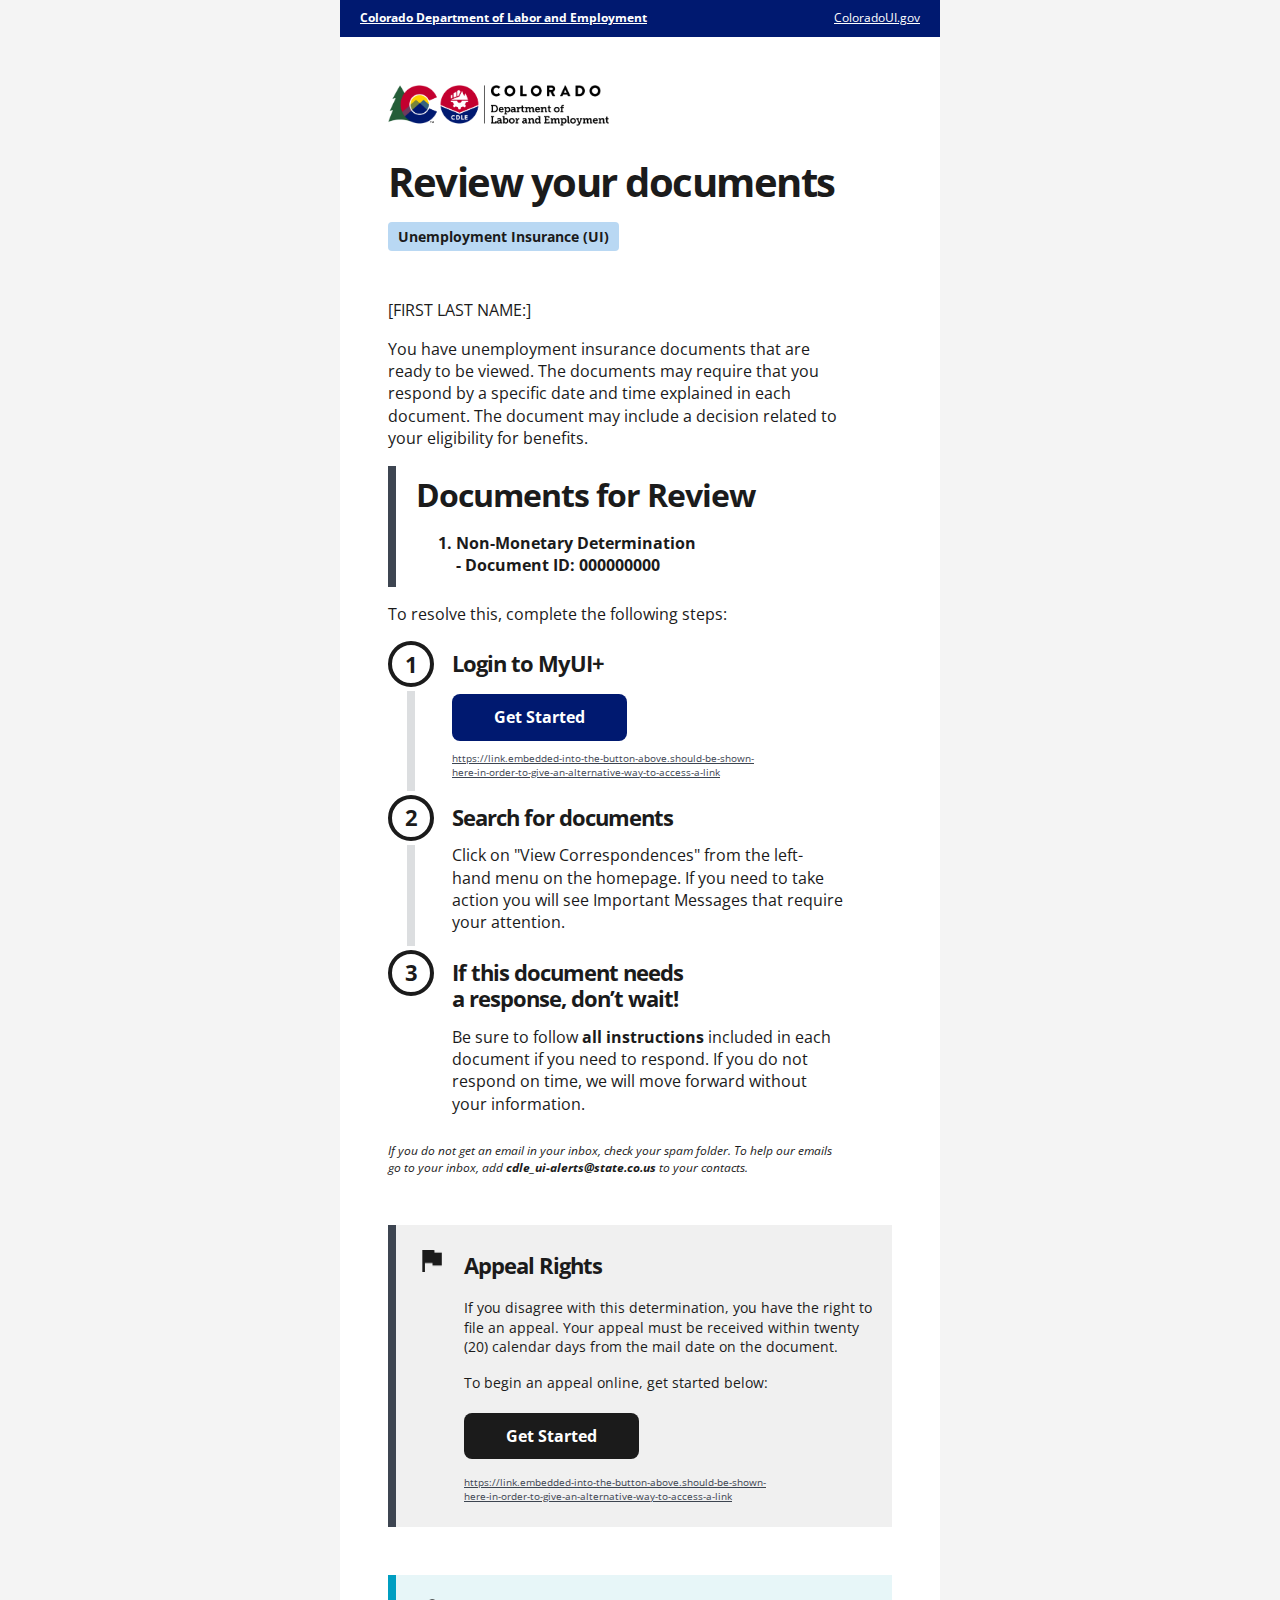
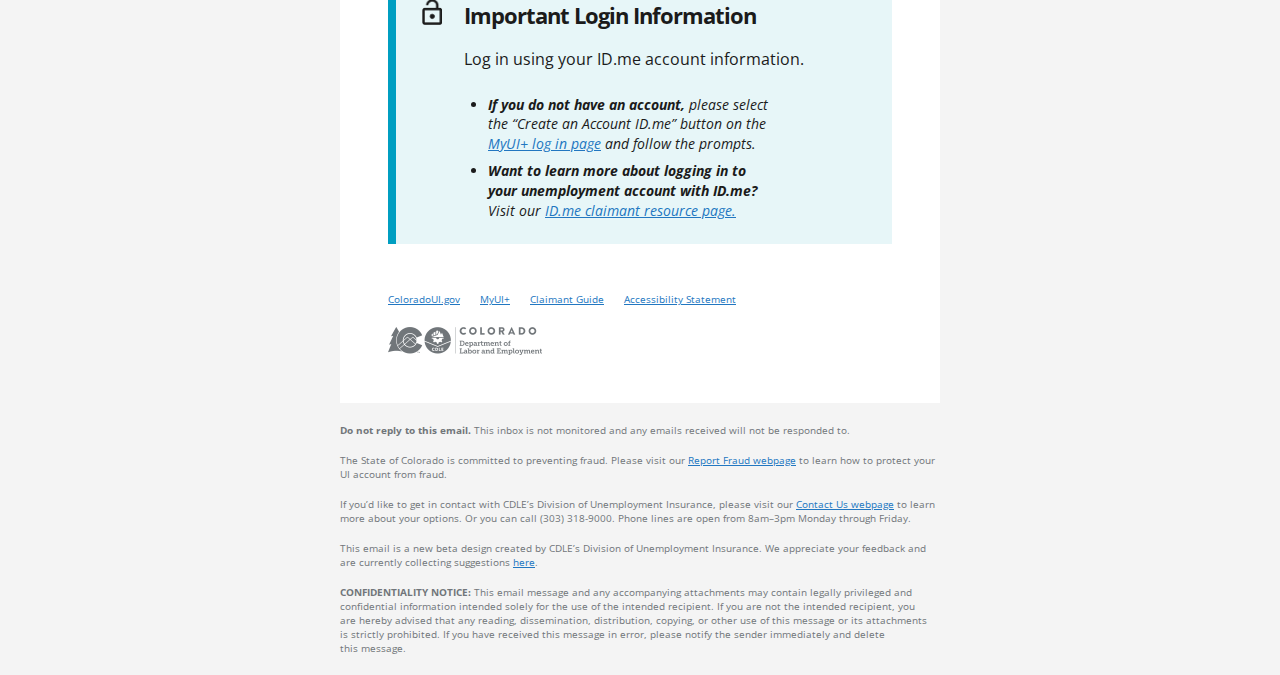
<file: co-ui-notification-email/index.html>
<!DOCTYPE html>
<html lang="en">
  <head>
    <meta charset="UTF-8" />
    <meta name="viewport" content="width=device-width, initial-scale=1.0" />
    <link rel="stylesheet" href="../style.css" />
    <link rel="preconnect" href="https://fonts.googleapis.com" />
    <link rel="preconnect" href="https://fonts.gstatic.com" crossorigin />
    <link
      href="https://fonts.googleapis.com/css2?family=Open+Sans:ital,wght@0,300..800;1,300..800&display=swap"
      rel="stylesheet"
    />
    <title>Notification from CO UI</title>
  </head>
  <body>
    <!-- Container -->
    <div id="container">
      <!-- Banner -->
      <div id="banner">
        <a class="bold" href="https://cdle.colorado.gov/" target="_blank">
          Colorado Department of Labor and Employment
        </a>
        <a href="https://coloradoui.gov/" target="_blank">ColoradoUI.gov</a>
      </div>
      <!-- Main Email Body -->
      <div id="email-content">
        <!-- Header and Title -->
        <div id="header">
          <img
            src="../assets/co-cdle-logo.png"
            alt=""
            class="logo"
            width="221px"
          />
          <div class="flex">
            <h1>Review your documents</h1>
            <div class="program-name">Unemployment Insurance (UI)</div>
          </div>
        </div>
        <!-- Main Content -->
        <div id="main-content" class="flex">
          <p>[FIRST LAST NAME:]</p>
          <p>
            You have unemployment insurance documents that are ready to be
            viewed. The documents may require that you respond by a specific
            date and time explained in each document. The document may include a
            decision related to your eligibility for benefits.
          </p>
          <!-- Status -->
          <div id="status">
            <div class="status-section">
              <h2>Documents for Review</h2>
              <ol>
                <li>Non-Monetary Determination - Document ID: 000000000</li>
              </ol>
            </div>
          </div>
          <p>To resolve this, complete the following steps:</p>
          <!-- CTA and Directives -->
          <div id="call-to-action" class="flex">
            <!-- Directives -->
            <div id="main-action">
              <!-- Step 1 -->
              <div id="step-1" class="step-block">
                <div class="process-visual">
                  <div class="step-number">1</div>
                  <div class="line"></div>
                </div>
                <div class="process-content">
                  <h3>Login to MyUI+</h3>
                  <a
                    href="https://myui.clouduim.cdle.state.co.us/Claimant/Core/Login.ASPX"
                    target="_blank"
                    class="btn primary-btn"
                    role="button"
                    tabindex="0"
                  >
                    Get Started
                  </a>
                  <a class="small-link" href="#" target="_blank">
                    https://link.embedded-into-the-button-above.should-be-shown-here-in-order-to-give-an-alternative-way-to-access-a-link
                  </a>
                </div>
              </div>
              <!-- Step 2 -->
              <div id="step-2" class="step-block">
                <div class="process-visual">
                  <div class="step-number">2</div>
                  <div class="line"></div>
                </div>
                <div class="process-content">
                  <h3>Search for documents</h3>
                  <p>
                    Click on "View Correspondences" from the left-hand menu on
                    the homepage. If you need to take action you will see
                    Important Messages that require your attention.
                  </p>
                </div>
              </div>
              <!-- Step 3 -->
              <div id="step-3" class="step-block">
                <div class="process-visual">
                  <div class="step-number">3</div>
                </div>
                <div class="process-content">
                  <h3>If this document needs a response, don’t wait!</h3>
                  <p>
                    Be sure to follow
                    <span class="bold">all instructions</span> included in each
                    document if you need to respond. If you do not respond on
                    time, we will move forward without your information.
                  </p>
                </div>
              </div>
            </div>
            <!-- End Directives -->
            <!-- CTA Footnote -->
            <p class="cta-small-text">
              If you do not get an email in your inbox, check your spam folder.
              To help our emails go to your inbox, add
              <span class="bold">cdle_ui-alerts@state.co.us</span> to your
              contacts.
            </p>
          </div>
          <!-- End CTA and Directives -->
        </div>
        <!-- End Main Content -->
        <!-- Widget 1 -->
        <div id="appeal-rights-widget">
          <div class="widget-icon">
            <img src="../assets/flag-icon.png" alt="" />
          </div>
          <div class="flex">
            <h3>Appeal Rights</h3>
            <p class="widget-text">
              If you disagree with this determination, you have the right to
              file an appeal. Your appeal must be received within twenty (20)
              calendar days from the mail date on the document.
            </p>
            <p class="widget-text">
              To begin an appeal online, get started below:
            </p>
            <a
              href="https://cdle.colorado.gov/unemployment/appeals/submit-an-appeal/steps-to-file-an-appeal-online"
              target="_blank"
              class="btn secondary-btn"
              role="button"
              tabindex="0"
            >
              Get Started
            </a>
            <a class="small-link" href="#" target="_blank">
              https://link.embedded-into-the-button-above.should-be-shown-here-in-order-to-give-an-alternative-way-to-access-a-link
            </a>
          </div>
        </div>
        <!-- End Widget 1 -->
        <!-- Widget 2 -->
        <div id="login-info-widget">
          <div class="widget-icon">
            <img src="../assets/open-lock-icon.png" alt="" />
          </div>
          <div class="flex">
            <h3>Important Login Information</h3>
            <p>Log in using your ID.me account information.</p>
            <ul class="widget-text">
              <li>
                <em>
                  <strong>If you do not have an account,</strong> please select
                  the “Create an Account ID.me” button on the
                  <a
                    href="https://myui.clouduim.cdle.state.co.us/Claimant/Core/Login.ASPX"
                    target="_blank"
                    >MyUI+ log in page</a
                  >
                  and follow the prompts.
                </em>
              </li>
              <li>
                <em>
                  <strong
                    >Want to learn more about logging in to your unemployment
                    account with ID.me?</strong
                  >
                  Visit our
                  <a
                    href="https://cdle.colorado.gov/unemployment/file-a-claim/verify-your-identity-with-idme"
                    target="_blank"
                    >ID.me claimant resource page.</a
                  >
                </em>
              </li>
            </ul>
          </div>
        </div>
        <!-- End Widget 2 -->
        <!-- Footer with Links -->
        <div id="footer">
          <div class="footer-links">
            <a href="https://coloradoui.gov/" target="_blank">ColoradoUI.gov</a>
            <a
              href="https://myui.clouduim.cdle.state.co.us/Claimant/Core/Login.ASPX"
              target="_blank"
            >
              MyUI+
            </a>
            <a
              href="https://cdle.colorado.gov/unemployment/ui-claimant-guide"
              target="_blank"
            >
              Claimant Guide
            </a>
            <a href="https://cdle.colorado.gov/accessibility" target="_blank">
              Accessibility Statement
            </a>
          </div>
          <img src="../assets/co-cdle-logo-gray.png" alt="" width="154px" />
        </div>
      </div>
      <!-- End Main Email Body -->
      <!-- Disclaimer -->
      <div id="disclaimer">
        <p>
          <strong>Do not reply to this email.</strong> This inbox is not
          monitored and any emails received will not be responded to.
        </p>
        <p>
          The State of Colorado is committed to preventing fraud. Please visit
          our
          <a
            href="https://cdle.colorado.gov/unemployment/report-fraud"
            target="_blank"
            >Report Fraud webpage</a
          >
          to learn how to protect your UI account from fraud.
        </p>
        <p>
          If you’d like to get in contact with CDLE’s Division of Unemployment
          Insurance, please visit our
          <a
            href="https://cdle.colorado.gov/unemployment/contact-us"
            target="_blank"
            >Contact Us webpage</a
          >
          to learn more about your options. Or you can call (303) 318-9000.
          Phone lines are open from 8am–3pm Monday through Friday.
        </p>
        <p>
          This email is a new beta design created by CDLE’s Division of
          Unemployment Insurance. We appreciate your feedback and are currently
          collecting suggestions <a href="#" target="_blank">here</a>.
        </p>
        <p>
          <strong>CONFIDENTIALITY NOTICE:</strong> This email message and any
          accompanying attachments may contain legally privileged and
          confidential information intended solely for the use of the intended
          recipient. If you are not the intended recipient, you are hereby
          advised that any reading, dissemination, distribution, copying, or
          other use of this message or its attachments is strictly prohibited.
          If you have received this message in error, please notify the sender
          immediately and delete this message.
        </p>
      </div>
      <!-- End Disclaimer -->
    </div>
    <!-- End Container -->
  </body>
</html>
</file>
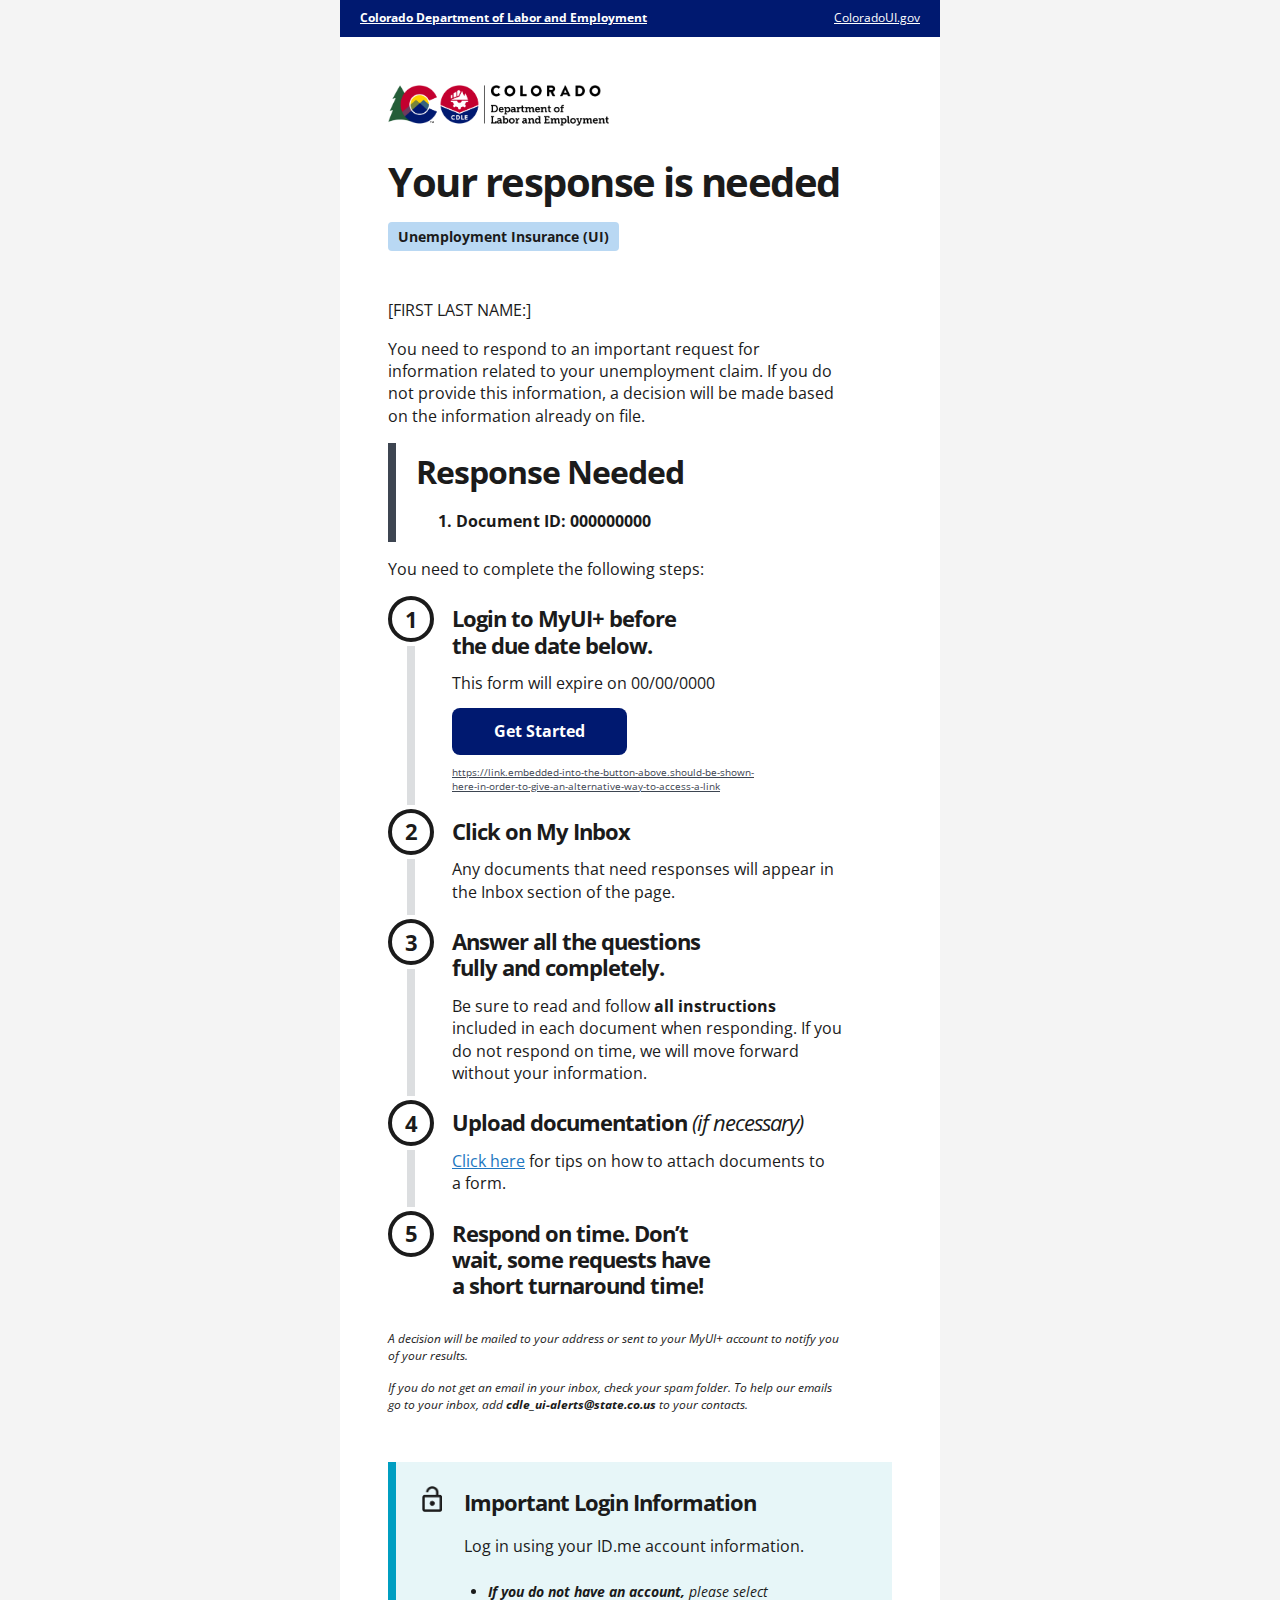
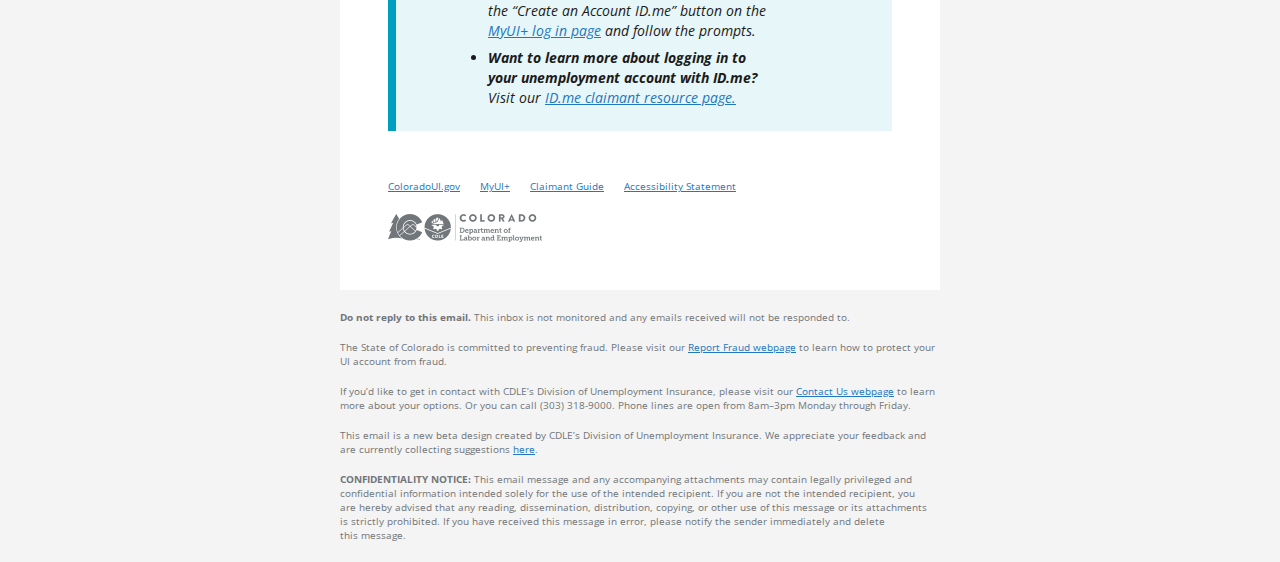
<file: fact-finding-email/index.html>
<!DOCTYPE html>
<html lang="en">
  <head>
    <meta charset="UTF-8" />
    <meta name="viewport" content="width=device-width, initial-scale=1.0" />
    <link rel="stylesheet" href="../style.css" />
    <link rel="preconnect" href="https://fonts.googleapis.com" />
    <link rel="preconnect" href="https://fonts.gstatic.com" crossorigin />
    <link
      href="https://fonts.googleapis.com/css2?family=Open+Sans:ital,wght@0,300..800;1,300..800&display=swap"
      rel="stylesheet"
    />
    <title>Pending Fact Finding Reminder</title>
  </head>
  <body>
    <!-- Container -->
    <div id="container">
      <!-- Banner -->
      <div id="banner">
        <a class="bold" href="https://cdle.colorado.gov/" target="_blank">
          Colorado Department of Labor and Employment
        </a>
        <a href="https://coloradoui.gov/" target="_blank">ColoradoUI.gov</a>
      </div>
      <!-- Main Email Body -->
      <div id="email-content">
        <!-- Header and Title -->
        <div id="header">
          <img
            src="../assets/co-cdle-logo.png"
            alt=""
            class="logo"
            width="221px"
          />
          <div class="flex">
            <h1>Your response is needed</h1>
            <div class="program-name">Unemployment Insurance (UI)</div>
          </div>
        </div>
        <!-- Main Content -->
        <div id="main-content" class="flex">
          <p>[FIRST LAST NAME:]</p>
          <p>
            You need to respond to an important request for information related
            to your unemployment claim. If you do not provide this information,
            a decision will be made based on the information already on file.
          </p>
          <!-- Status -->
          <div id="status">
            <div class="status-section">
              <h2>Response Needed</h2>
              <ol>
                <li>Document ID: 000000000</li>
              </ol>
            </div>
          </div>
          <p>You need to complete the following steps:</p>
          <!-- CTA and Directives -->
          <div id="call-to-action" class="flex">
            <!-- Directives -->
            <div id="main-action">
              <!-- Step 1 -->
              <div id="step-1" class="step-block">
                <div class="process-visual">
                  <div class="step-number">1</div>
                  <div class="line"></div>
                </div>
                <div class="process-content">
                  <h3>Login to MyUI+ before the due date below.</h3>
                  <p>This form will expire on 00/00/0000</p>
                  <a
                    href="https://myui.clouduim.cdle.state.co.us/Claimant/Core/Login.ASPX"
                    target="_blank"
                    class="btn primary-btn"
                    role="button"
                    tabindex="0"
                  >
                    Get Started
                  </a>
                  <a class="small-link" href="#" target="_blank">
                    https://link.embedded-into-the-button-above.should-be-shown-here-in-order-to-give-an-alternative-way-to-access-a-link
                  </a>
                </div>
              </div>
              <!-- Step 2 -->
              <div id="step-2" class="step-block">
                <div class="process-visual">
                  <div class="step-number">2</div>
                  <div class="line"></div>
                </div>
                <div class="process-content">
                  <h3>Click on My Inbox</h3>
                  <p>
                    Any documents that need responses will appear in the Inbox
                    section of the page.
                  </p>
                </div>
              </div>
              <!-- Step 3 -->
              <div id="step-2" class="step-block">
                <div class="process-visual">
                  <div class="step-number">3</div>
                  <div class="line"></div>
                </div>
                <div class="process-content">
                  <h3>Answer all the questions fully and completely.</h3>
                  <p>
                    Be sure to read and follow
                    <strong>all instructions</strong> included in each document
                    when responding. If you do not respond on time, we will move
                    forward without your information.
                  </p>
                </div>
              </div>
              <!-- Step 4 -->
              <div id="step-2" class="step-block">
                <div class="process-visual">
                  <div class="step-number">4</div>
                  <div class="line"></div>
                </div>
                <div class="process-content">
                  <h3>
                    Upload documentation <em class="normal">(if necessary)</em>
                  </h3>
                  <p>
                    <a href="#" target="_blank">Click here</a> for tips on how
                    to attach documents to a form.
                  </p>
                </div>
              </div>
              <!-- Step 5 -->
              <div id="step-3" class="step-block">
                <div class="process-visual">
                  <div class="step-number">5</div>
                </div>
                <div class="process-content">
                  <h3>
                    Respond on time. Don’t wait, some requests have a short
                    turnaround time!
                  </h3>
                </div>
              </div>
            </div>
            <!-- End Directives -->
            <!-- CTA Footnote -->
            <p class="cta-small-text">
              A decision will be mailed to your address or sent to your MyUI+
              account to notify you of your results.
            </p>
            <p class="cta-small-text">
              If you do not get an email in your inbox, check your spam folder.
              To help our emails go to your inbox, add
              <span class="bold">cdle_ui-alerts@state.co.us</span> to your
              contacts.
            </p>
          </div>
          <!-- End CTA and Directives -->
        </div>
        <!-- End Main Content -->
        <!-- Widget 1 -->
        <div id="login-info-widget">
          <div class="widget-icon">
            <img src="../assets/open-lock-icon.png" alt="" />
          </div>
          <div class="flex">
            <h3>Important Login Information</h3>
            <p>Log in using your ID.me account information.</p>
            <ul class="widget-text">
              <li>
                <em>
                  <strong>If you do not have an account,</strong> please select
                  the “Create an Account ID.me” button on the
                  <a
                    href="https://myui.clouduim.cdle.state.co.us/Claimant/Core/Login.ASPX"
                    target="_blank"
                    >MyUI+ log in page</a
                  >
                  and follow the prompts.
                </em>
              </li>
              <li>
                <em>
                  <strong
                    >Want to learn more about logging in to your unemployment
                    account with ID.me?</strong
                  >
                  Visit our
                  <a
                    href="https://cdle.colorado.gov/unemployment/file-a-claim/verify-your-identity-with-idme"
                    target="_blank"
                    >ID.me claimant resource page.</a
                  >
                </em>
              </li>
            </ul>
          </div>
        </div>
        <!-- End Widget 1 -->
        <!-- Footer with Links -->
        <div id="footer">
          <div class="footer-links">
            <a href="https://coloradoui.gov/" target="_blank">
              ColoradoUI.gov
            </a>
            <a
              href="https://myui.clouduim.cdle.state.co.us/Claimant/Core/Login.ASPX"
              target="_blank"
            >
              MyUI+
            </a>
            <a
              href="https://cdle.colorado.gov/unemployment/ui-claimant-guide"
              target="_blank"
            >
              Claimant Guide
            </a>
            <a href="https://cdle.colorado.gov/accessibility" target="_blank">
              Accessibility Statement
            </a>
          </div>
          <img src="../assets/co-cdle-logo-gray.png" alt="" width="154px" />
        </div>
      </div>
      <!-- End Main Email Body -->
      <!-- Disclaimer -->
      <div id="disclaimer">
        <p>
          <strong>Do not reply to this email.</strong> This inbox is not
          monitored and any emails received will not be responded to.
        </p>
        <p>
          The State of Colorado is committed to preventing fraud. Please visit
          our
          <a
            href="https://cdle.colorado.gov/unemployment/report-fraud"
            target="_blank"
            >Report Fraud webpage</a
          >
          to learn how to protect your UI account from fraud.
        </p>
        <p>
          If you’d like to get in contact with CDLE’s Division of Unemployment
          Insurance, please visit our
          <a
            href="https://cdle.colorado.gov/unemployment/contact-us"
            target="_blank"
            >Contact Us webpage</a
          >
          to learn more about your options. Or you can call (303) 318-9000.
          Phone lines are open from 8am–3pm Monday through Friday.
        </p>
        <p>
          This email is a new beta design created by CDLE’s Division of
          Unemployment Insurance. We appreciate your feedback and are currently
          collecting suggestions <a href="#" target="_blank">here</a>.
        </p>
        <p>
          <strong>CONFIDENTIALITY NOTICE:</strong> This email message and any
          accompanying attachments may contain legally privileged and
          confidential information intended solely for the use of the intended
          recipient. If you are not the intended recipient, you are hereby
          advised that any reading, dissemination, distribution, copying, or
          other use of this message or its attachments is strictly prohibited.
          If you have received this message in error, please notify the sender
          immediately and delete this message.
        </p>
      </div>
      <!-- End Disclaimer -->
    </div>
    <!-- End Container -->
  </body>
</html>
</file>
<file: style.css>
/* COLOR VARIABLES */
:root {
  --primary-color: #001970;
  --program-color: #b9d8f3;
  --neutral-light-gray: #f0f0f0;
  --neutral-dark-gray: #3d4551;
  --info-light-blue: #e7f6f8;
  --info-medium-blue: #009ec1;
  --body-bg-color: #f4f4f4;
  --main-content-black: #1b1b1b;
  --main-link-color: #2277c1;
  --footer-text-gray: #a9aeb1;
  --disclaimer-text-gray: #71767a;
  --step-line-gray: #dcdee0;
}

/* BODY INIT */
body {
  margin: 0;
  background-color: var(--body-bg-color);
  color: var(--main-content-black);
  font-family: 'Open Sans', 'Trebuchet MS', Helvetica, Arial, sans-serif;
  font-optical-sizing: auto;
  font-weight: 400;
  font-style: normal;
  line-height: 1.4;
}

/* TYPOGRAPHY */
h1,
h2,
h3 {
  margin: 0;
  line-height: 1.2;
  letter-spacing: -1px;
  text-wrap: balance;
}

h1 {
  font-size: 2.5rem;
  letter-spacing: -1.5px;
}

h2 {
  font-size: 2rem;
}

h3 {
  font-size: 1.375rem;
  margin-top: 3px;
  margin-bottom: 4px;
}

p {
  font-size: 1rem;
  margin: 0;
  text-wrap: pretty;
}

ol {
  font-weight: 700;
  margin: 0;
}

ul {
  margin: 0;
  padding-left: 24px;
}

li {
  margin-top: 8px;
  text-wrap: balance;
}

a {
  color: var(--main-link-color);
}

.small-link {
  color: var(--neutral-dark-gray);
  font-size: 0.625rem;
  text-wrap: balance;
}

.cta-small-text {
  font-size: 0.75rem;
  font-style: italic;
}

.widget-text {
  font-size: 0.875rem;
}

.normal {
  font-weight: 400;
}

.bold {
  font-weight: 700;
}

#disclaimer p {
  font-size: 0.625rem;
}

/* UTILITIES */
.flex {
  display: flex;
  flex-direction: column;
  gap: 16px;
}

.primary-btn {
  background-color: var(--primary-color);
}

.secondary-btn {
  background-color: var(--main-content-black);
}

.btn {
  color: white;
  text-align: center;
  font-weight: 700;
  text-decoration: none;
  margin-top: 4px;
  padding: 12px 20px;
  max-width: 135px;
  border-radius: 8px;
}

/* CONTENT SECTIONS */
#container {
  max-width: 600px;
  margin: auto;
}

#email-content {
  display: flex;
  flex-direction: column;
  gap: 48px;
  background-color: white;
  padding: 48px;
}

#banner {
  display: flex;
  justify-content: space-between;
  align-items: center;
  background-color: var(--primary-color);
  color: white;
  font-size: 0.75rem;
  padding: 10px 20px;
}

#banner a {
  color: white;
}

#main-content {
  padding-right: 48px;
}

#footer {
  display: flex;
  flex-direction: column;
  gap: 20px;
  font-size: 0.625rem;
}

.footer-links {
  display: flex;
  align-items: center;
  gap: 20px;
}

#disclaimer {
  color: var(--disclaimer-text-gray);
  display: flex;
  flex-direction: column;
  gap: 16px;
  padding: 20px 0;
}

/* CONTENT BLOCKS */
.logo {
  width: 221px;
}

#header {
  display: flex;
  flex-direction: column;
  gap: 32px;
}

.program-name {
  background-color: var(--program-color);
  font-size: 0.875rem;
  font-weight: 700;
  padding: 5px 10px;
  width: fit-content;
  border-radius: 4px;
}

#status {
  padding-left: 20px;
  border-left: 8px solid var(--neutral-dark-gray);
}

.status-section {
  display: flex;
  flex-direction: column;
  gap: 10px;
  padding: 10px 0;
}

#main-action {
  display: flex;
  flex-direction: column;
  gap: 4px;
}

.step-block {
  display: flex;
  align-items: start;
  gap: 18px;
}

.process-visual {
  display: flex;
  flex-direction: column;
  align-items: center;
  align-self: stretch;
  gap: 4px;
}

.step-number {
  display: grid;
  place-items: center;
  font-size: 1.375rem;
  font-weight: 700;
  width: 38px;
  height: 38px;
  border: 4px solid var(--main-content-black);
  border-radius: 50%;
}

.line {
  background-color: var(--step-line-gray);
  flex-grow: 1;
  width: 8px;
}

.process-content {
  display: flex;
  flex-direction: column;
  gap: 10px;
  padding: 6px 0 12px 0;
}

#appeal-rights-widget {
  background-color: var(--neutral-light-gray);
  display: flex;
  gap: 16px;
  padding: 24px 20px;
  border-left: 8px solid var(--neutral-dark-gray);
}

#login-info-widget {
  background-color: var(--info-light-blue);
  display: flex;
  gap: 16px;
  padding: 24px 20px;
  border-left: 8px solid var(--info-medium-blue);
}

.widget-icon {
  width: 100%;
  max-width: 20px;
  padding: 0 6px;
}

.widget-icon img {
  object-fit: contain;
  max-width: 100%;
}
</file>
